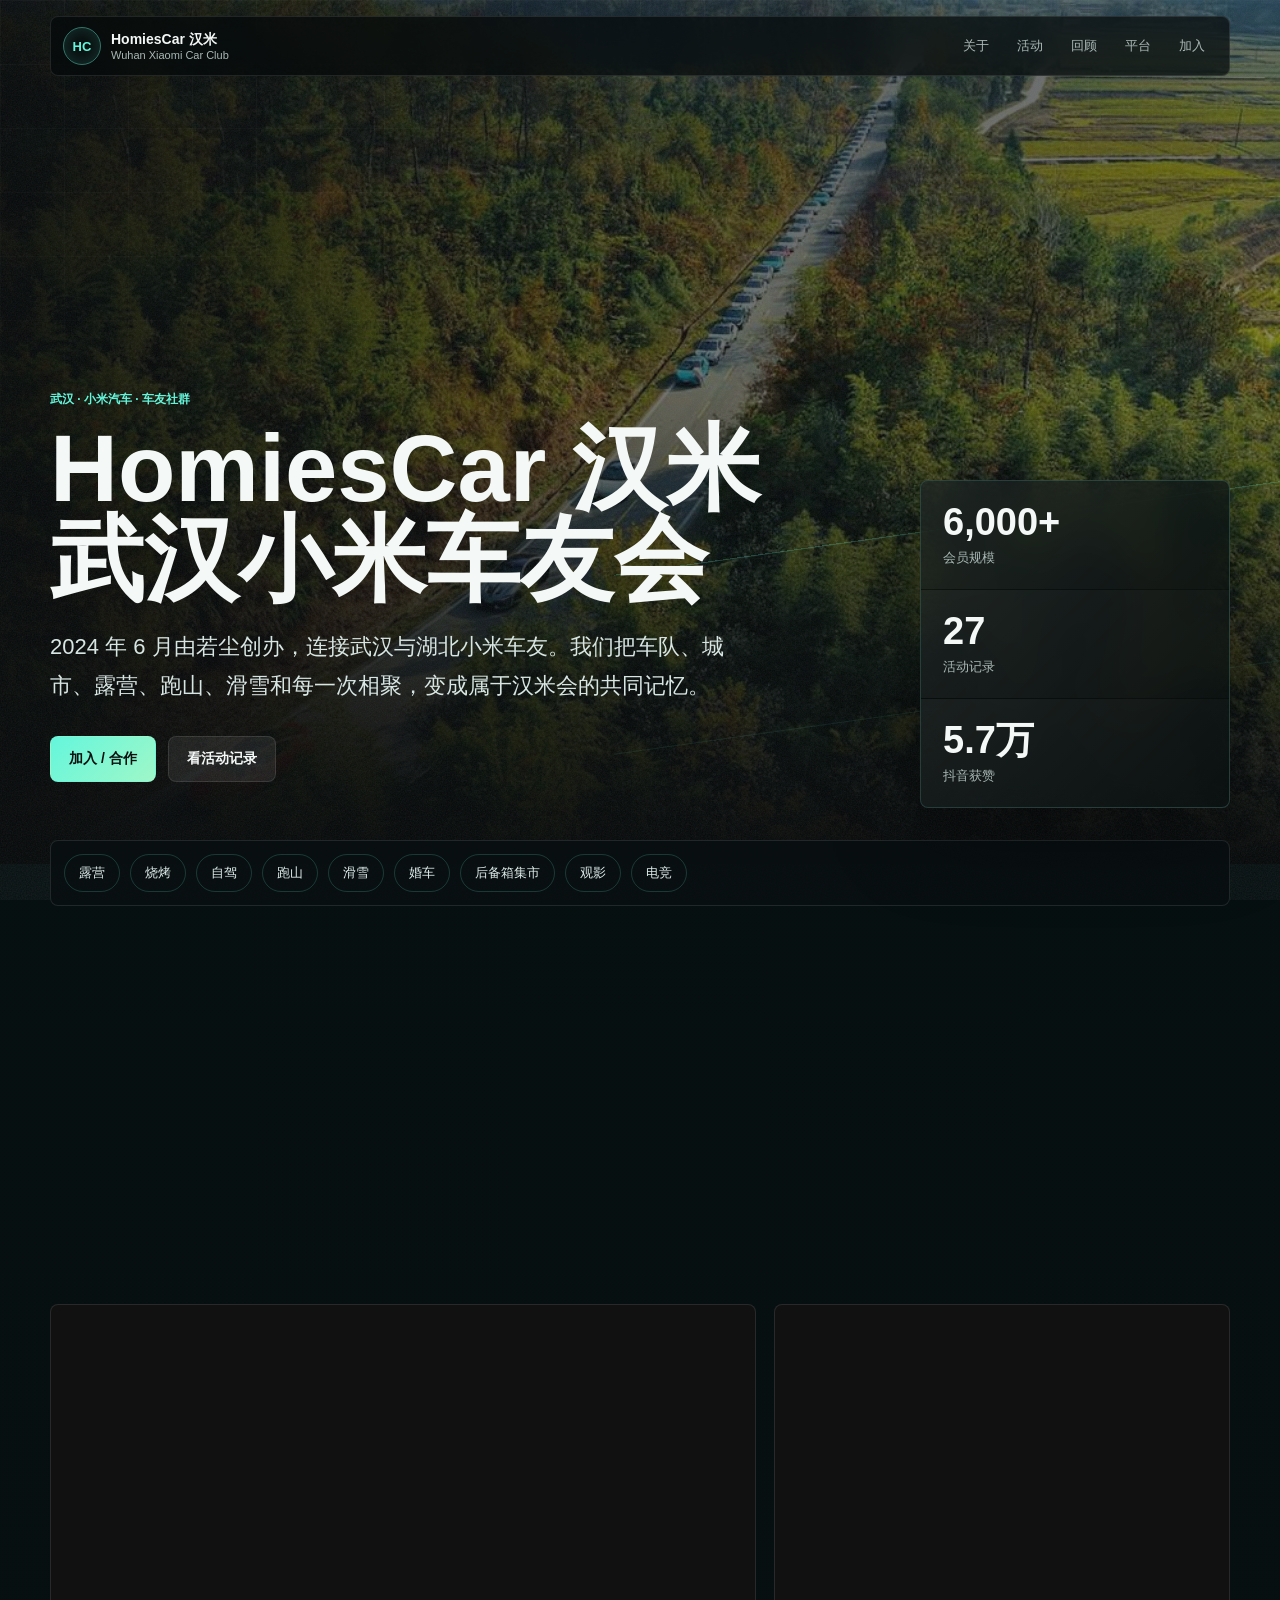
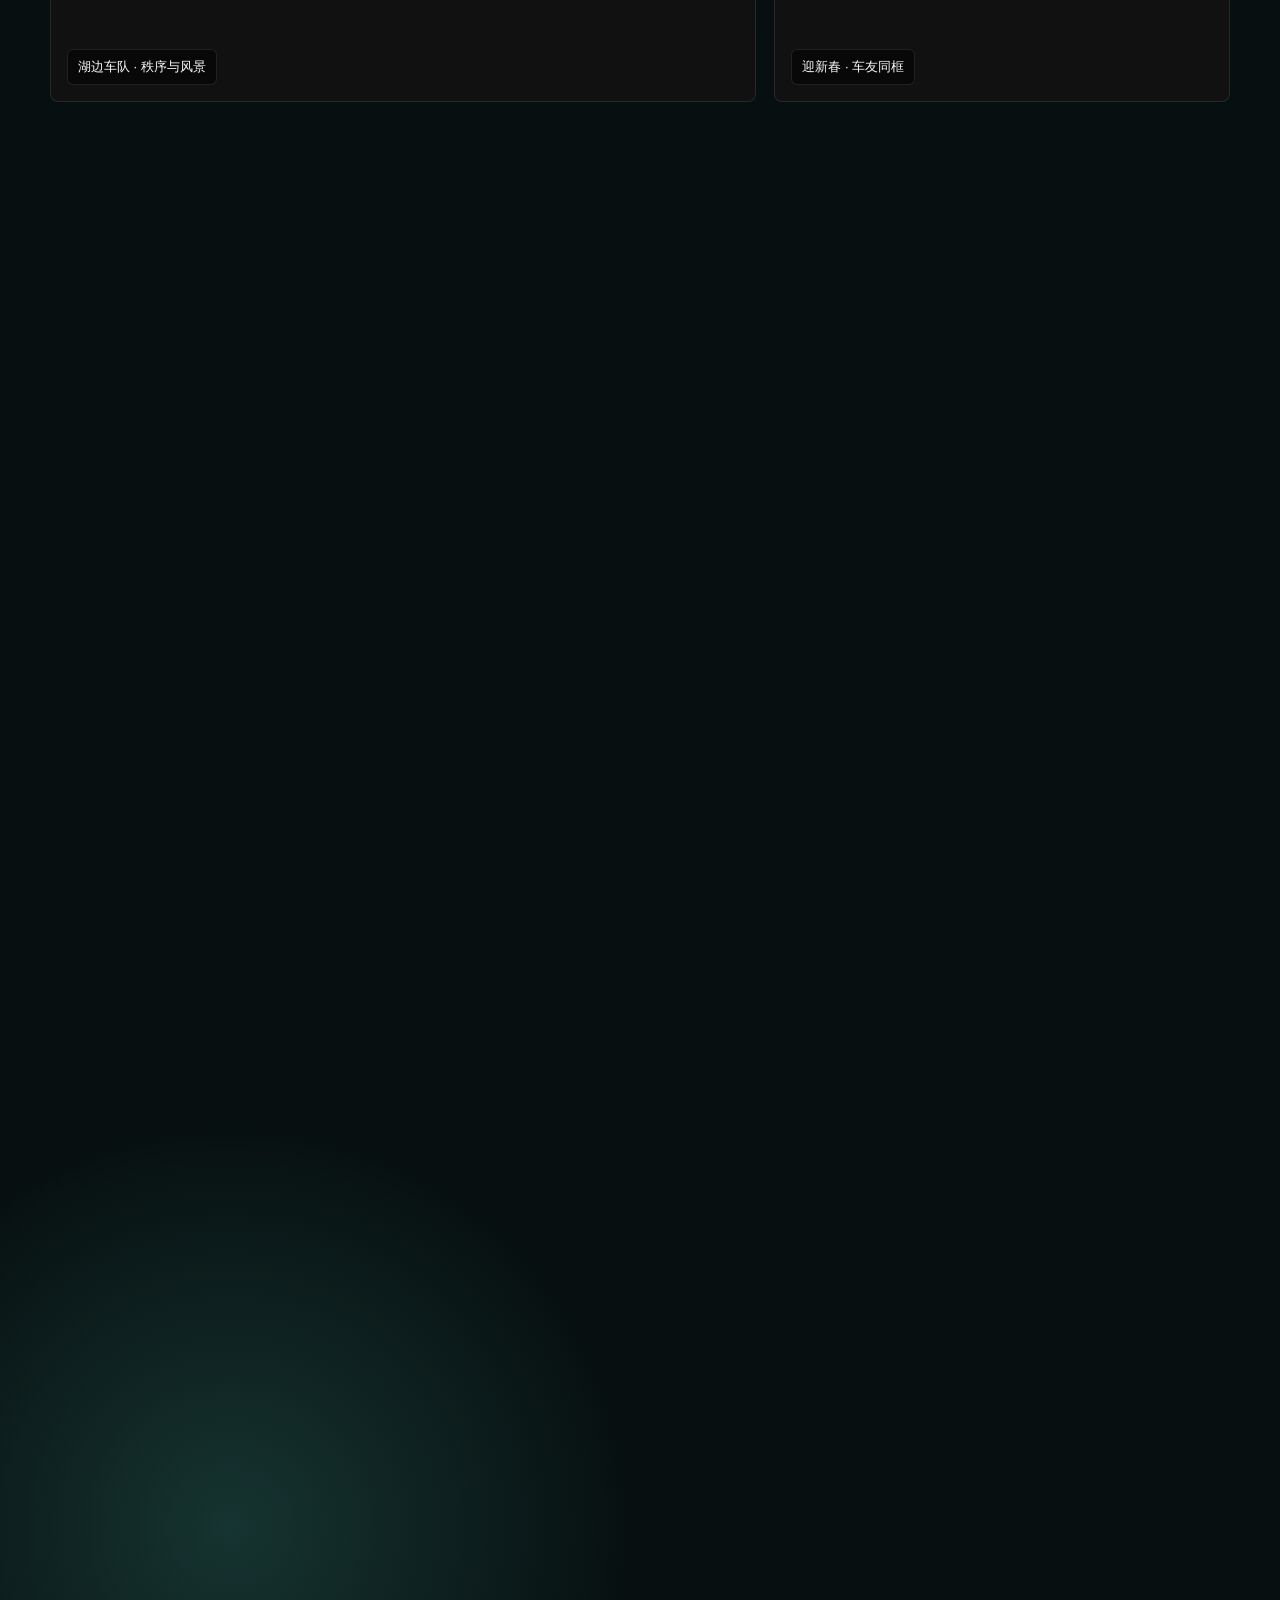
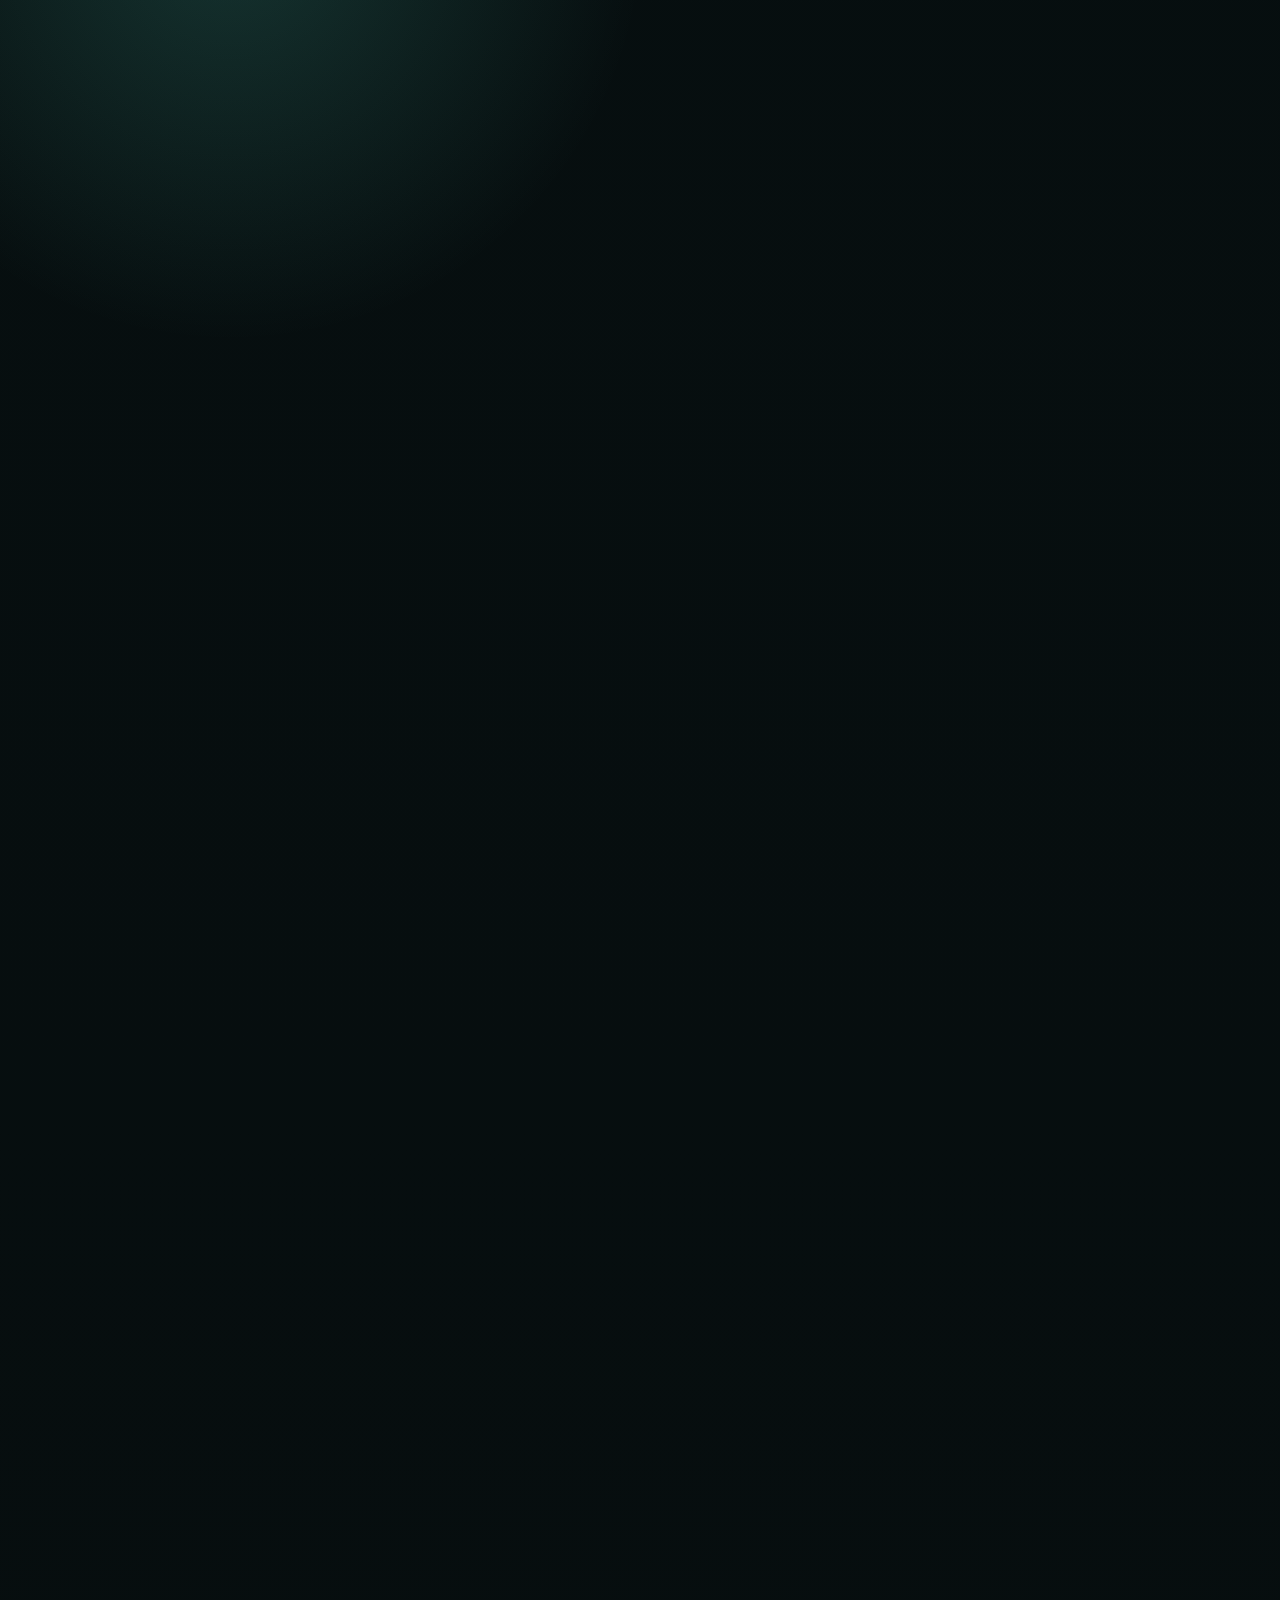
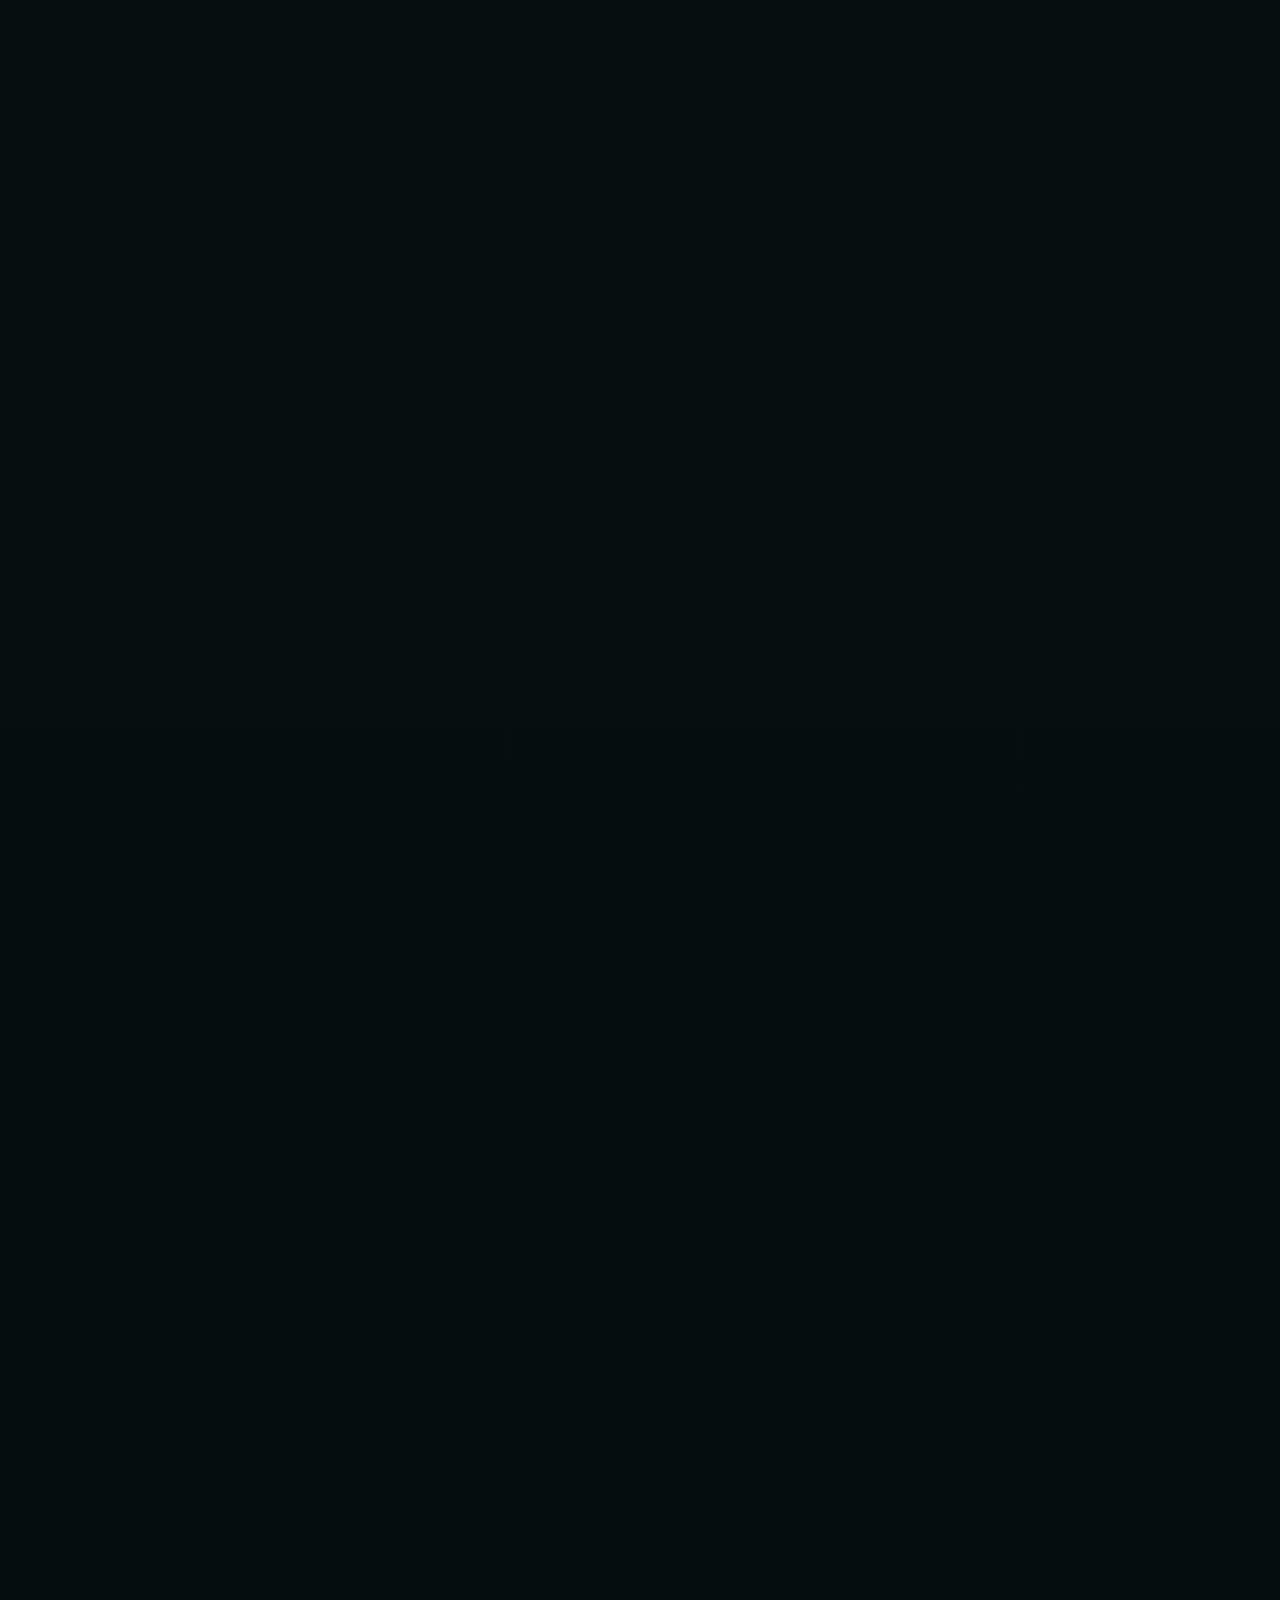
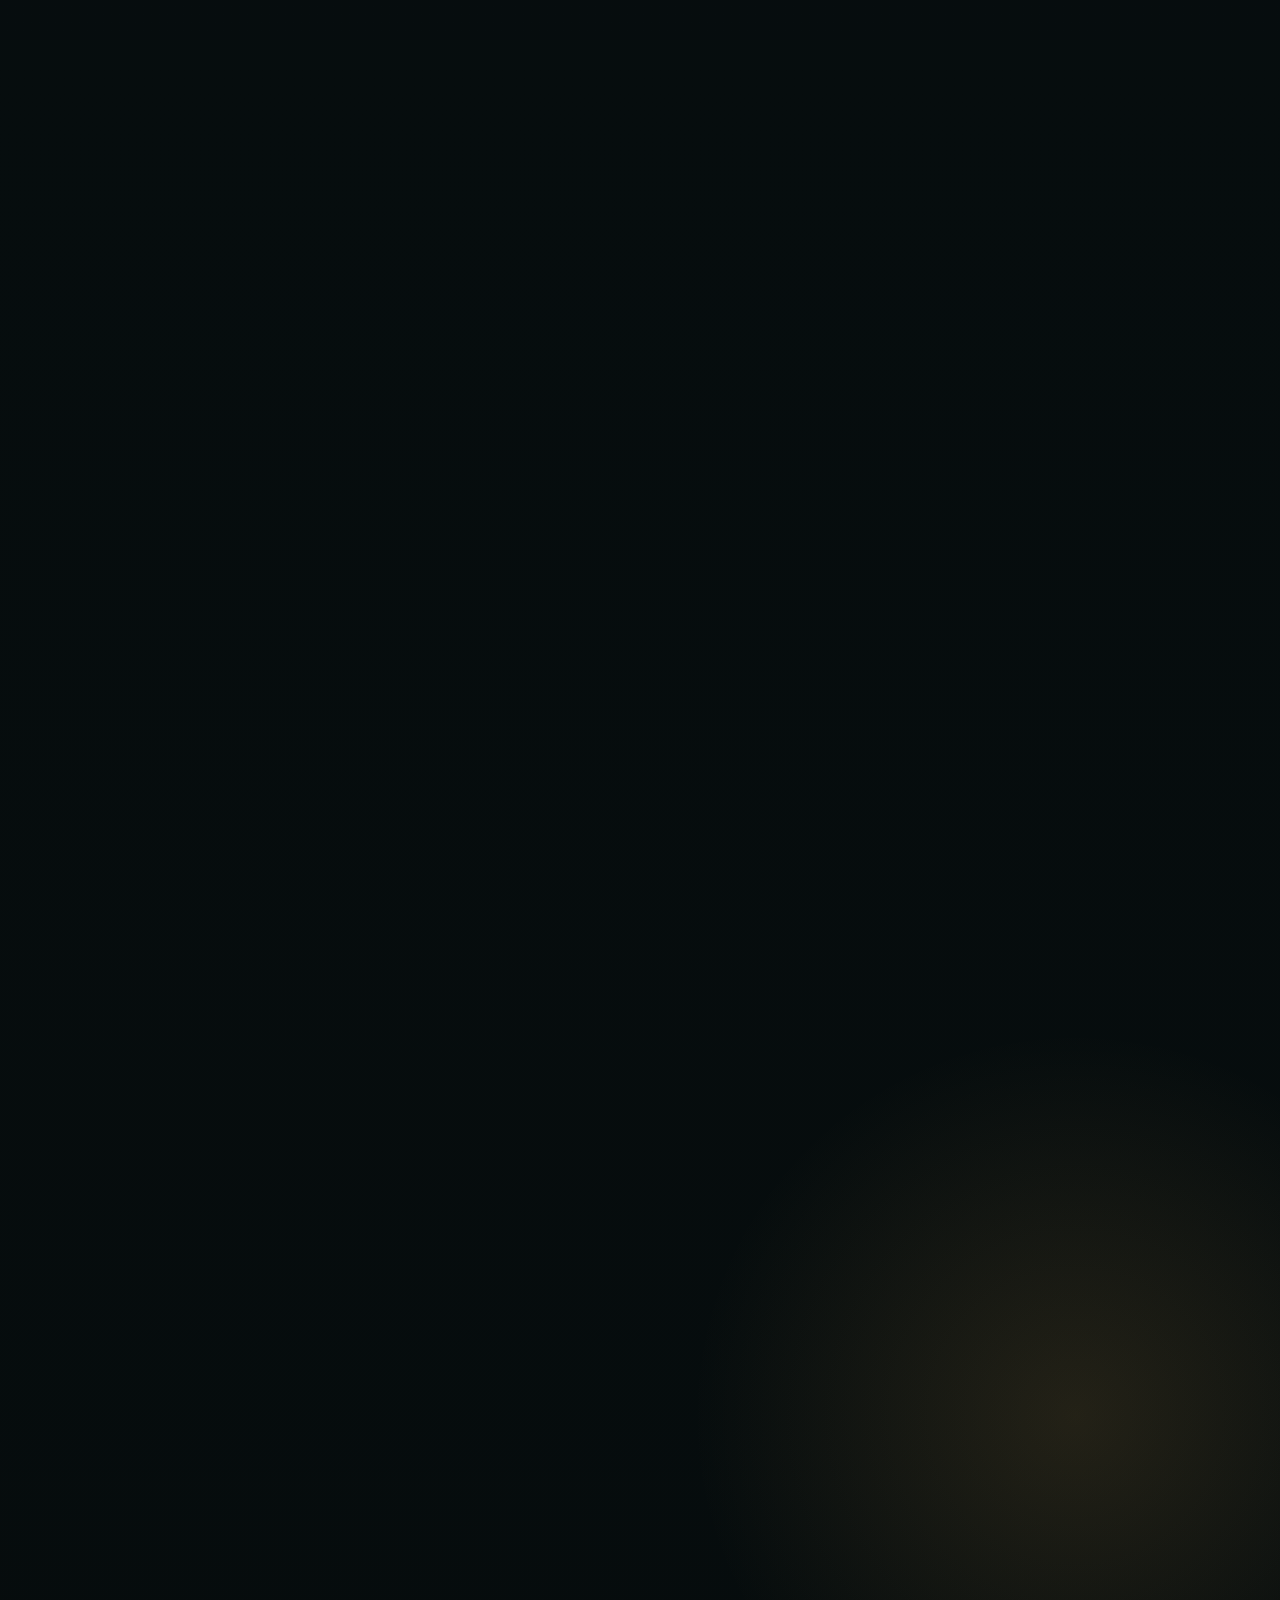
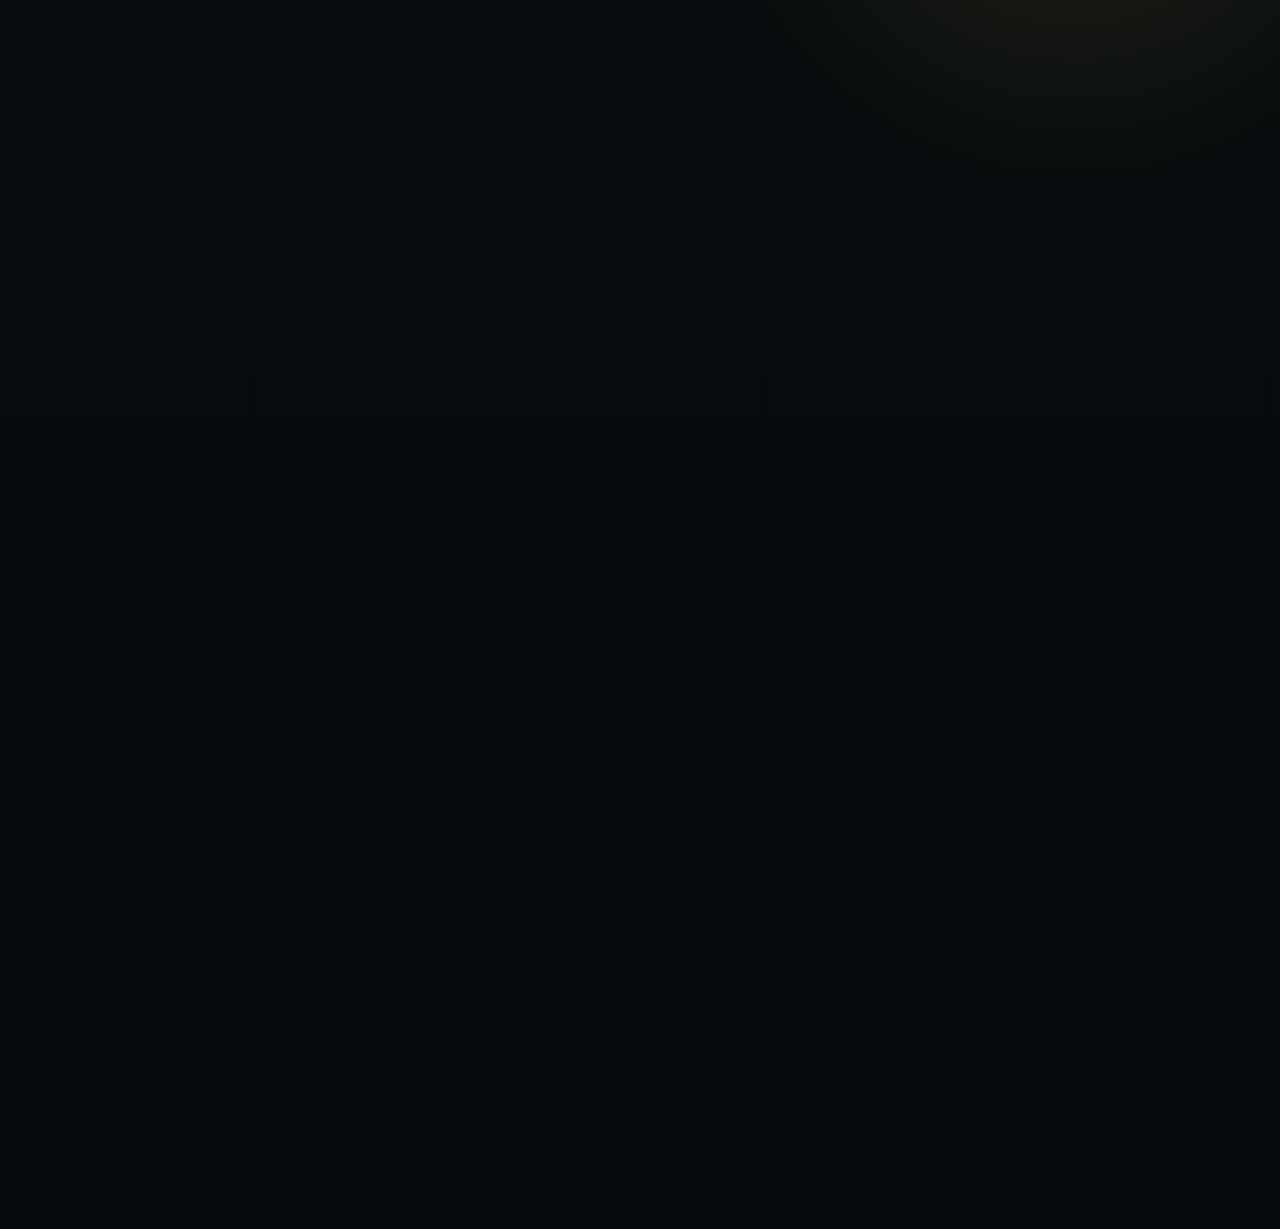
<file: index.html>
<!doctype html>
<html lang="zh-CN">
  <head>
    <meta charset="utf-8" />
    <meta name="viewport" content="width=device-width, initial-scale=1" />
    <title>HomiesCar 汉米 | 武汉小米车友会</title>
    <meta
      name="description"
      content="HomiesCar 汉米，若尘于 2024 年 6 月创办的武汉小米车友会，6000+ 会员，持续组织露营、烧烤、自驾、跑山、滑雪、婚车和车友活动。"
    />
    <link rel="stylesheet" href="styles.css" />
  </head>
  <body>
    <div class="site-shell">
      <header class="topbar" aria-label="主导航">
        <a class="brand" href="#top" aria-label="HomiesCar 汉米首页">
          <span class="brand-mark">HC</span>
          <span>
            <strong>HomiesCar 汉米</strong>
            <small>Wuhan Xiaomi Car Club</small>
          </span>
        </a>
        <nav class="nav-links" aria-label="页面导航">
          <a href="#about">关于</a>
          <a href="#events">活动</a>
          <a href="#recap">回顾</a>
          <a href="#platforms">平台</a>
          <a href="#join">加入</a>
        </nav>
      </header>

      <main id="top">
        <section class="hero" aria-labelledby="hero-title">
          <div class="hero-media" aria-hidden="true">
            <img src="assets/site/hero-mountain-convoy.jpg" alt="" fetchpriority="high" decoding="async" />
          </div>
          <div class="hero-grid" aria-hidden="true"></div>
          <div class="hero-content reveal">
            <p class="eyebrow">武汉 · 小米汽车 · 车友社群</p>
            <h1 id="hero-title">HomiesCar 汉米武汉小米车友会</h1>
            <p class="hero-copy">
              2024 年 6 月由若尘创办，连接武汉与湖北小米车友。我们把车队、城市、露营、跑山、滑雪和每一次相聚，变成属于汉米会的共同记忆。
            </p>
            <div class="hero-actions" aria-label="主要操作">
              <a class="button primary" href="#join">加入 / 合作</a>
              <a class="button ghost" href="#events">看活动记录</a>
            </div>
          </div>
          <aside class="hero-panel reveal" aria-label="汉米会关键数据">
            <div>
              <span class="stat-number" data-count="6000">6000+</span>
              <span class="stat-label">会员规模</span>
            </div>
            <div>
              <span class="stat-number" data-count="27">27</span>
              <span class="stat-label">活动记录</span>
            </div>
            <div>
              <span class="stat-number">5.7万</span>
              <span class="stat-label">抖音获赞</span>
            </div>
          </aside>
        </section>

        <section class="ticker" aria-label="社群关键词">
          <span>露营</span>
          <span>烧烤</span>
          <span>自驾</span>
          <span>跑山</span>
          <span>滑雪</span>
          <span>婚车</span>
          <span>后备箱集市</span>
          <span>观影</span>
          <span>电竞</span>
        </section>

        <section class="section intro" id="about" aria-labelledby="about-title">
          <div class="section-heading reveal">
            <p class="eyebrow">About HomiesCar</p>
            <h2 id="about-title">一个把小米车友聚成城市能量场的 Club</h2>
          </div>
          <div class="intro-copy reveal">
            <p>
              汉米会不是只在群里聊天的车友会。我们持续把线上热爱带到真实世界：夜色里的车队、湖边的帐篷、山路上的队形、雪场里的合照、年会上的掌声。
            </p>
            <p>
              从二七长江大桥首秀，到武大拍摄、梁子湖彩虹跑道、汉米跨年嘉年华、湖畔露营、冬日跑山和滑雪季，HomiesCar 汉米一直在把武汉小米车友聚到一起。
            </p>
          </div>
        </section>

        <section class="photo-band" aria-label="汉米会活动照片">
          <figure class="feature-photo wide reveal">
            <img src="assets/site/lake-convoy.jpg" alt="湖边整齐排列的小米车队" loading="lazy" decoding="async" />
            <figcaption>湖边车队 · 秩序与风景</figcaption>
          </figure>
          <figure class="feature-photo reveal">
            <img src="assets/site/new-year-group.jpg" alt="汉米会迎新春活动合影" loading="lazy" decoding="async" />
            <figcaption>迎新春 · 车友同框</figcaption>
          </figure>
        </section>

        <section class="section events" id="events" aria-labelledby="events-title">
          <div class="section-heading reveal">
            <p class="eyebrow">Selected Events</p>
            <h2 id="events-title">从第一场首秀，到持续更新的 27 条活动记录</h2>
          </div>
          <div class="event-layout">
            <div class="event-list reveal">
              <article>
                <time>2024.05.19</time>
                <h3>二七长江大桥首秀</h3>
                <p>梦开始的地方，汉米会车队第一次被城市看见。</p>
              </article>
              <article>
                <time>2024.12.21</time>
                <h3>HomiesCar 汉米跨年嘉年华</h3>
                <p>把年度相聚做成仪式，车友、伙伴和品牌一起到场。</p>
              </article>
              <article>
                <time>2025.05.24</time>
                <h3>汉米周年庆 · 湖畔露营</h3>
                <p>湖边、星空、车队和朋友，是汉米会最松弛的打开方式。</p>
              </article>
              <article>
                <time>2025.11.15</time>
                <h3>SU 度 YU 激情 · 汉米冬日跑山</h3>
                <p>在山路上保持队形，也保持热爱。</p>
              </article>
              <article>
                <time>2025.12.13</time>
                <h3>武汉小米车友冬季滑雪季</h3>
                <p>从方向盘到雪杖，社群的快乐半径继续扩大。</p>
              </article>
            </div>
            <div class="event-collage reveal" aria-label="活动照片组合">
              <img class="collage-main" src="assets/site/road-trip-line.jpg" alt="汉米会车队行驶在山路上" loading="lazy" decoding="async" />
              <img class="collage-small top" src="assets/site/ski-club.jpg" alt="汉米会车友滑雪合影" loading="lazy" decoding="async" />
              <img class="collage-small bottom" src="assets/site/yellow-su7-field.jpg" alt="黄色小米 SU7 停在田野旁" loading="lazy" decoding="async" />
            </div>
          </div>
        </section>

        <section class="section recap" id="recap" aria-labelledby="recap-title">
          <div class="section-heading reveal">
            <p class="eyebrow">Activity Recap</p>
            <h2 id="recap-title">27 条活动记录，把汉米会的两年跑成一条时间线</h2>
          </div>
          <div class="recap-intro reveal">
            <p>
              从二七长江大桥首秀到冬季滑雪季，汉米会的活动不是零散聚会，而是一条持续更新的社群轨迹。这里按年份和活动类型整理，方便车友、合作方和新朋友快速了解汉米会做过什么。
            </p>
          </div>
          <div class="recap-filters reveal" aria-label="活动回顾筛选">
            <button class="filter-button is-active" type="button" data-filter="all">全部</button>
            <button class="filter-button" type="button" data-filter="2024">2024</button>
            <button class="filter-button" type="button" data-filter="2025">2025</button>
            <button class="filter-button" type="button" data-filter="drive">跑山自驾</button>
            <button class="filter-button" type="button" data-filter="outdoor">露营户外</button>
            <button class="filter-button" type="button" data-filter="city">城市影像</button>
            <button class="filter-button" type="button" data-filter="community">聚会共创</button>
          </div>
          <div class="activity-wall reveal" aria-live="polite">
            <article class="recap-card" data-year="2024" data-type="city">
              <time>2024.05.19</time>
              <h3>二七长江大桥首秀</h3>
              <p>梦开始的地方，车队第一次以城市地标为背景被看见。</p>
              <div><span>城市影像</span><span>影像回顾</span></div>
            </article>
            <article class="recap-card" data-year="2024" data-type="outdoor city">
              <time>2024.06.08</time>
              <h3>武大拍摄 & 露营活动</h3>
              <p>从校园拍摄到露营相聚，早期汉米会把镜头和生活放在一起。</p>
              <div><span>露营户外</span><span>已归档</span></div>
            </article>
            <article class="recap-card" data-year="2024" data-type="city drive">
              <time>2024.06.23</time>
              <h3>梁子湖彩虹跑道拍摄</h3>
              <p>用车队、道路和色彩打开汉米会的视觉记忆。</p>
              <div><span>城市影像</span><span>影像回顾</span></div>
            </article>
            <article class="recap-card" data-year="2024" data-type="community">
              <time>2024.07.13</time>
              <h3>汉米第一届王者争霸赛</h3>
              <p>车友关系从方向盘延伸到游戏局，社群开始拥有更多玩法。</p>
              <div><span>聚会共创</span><span>影像回顾</span></div>
            </article>
            <article class="recap-card" data-year="2024" data-type="community">
              <time>2024.07.19</time>
              <h3>雷军年度演讲</h3>
              <p>围绕小米品牌的重要节点，车友会共同关注并参与讨论。</p>
              <div><span>聚会共创</span><span>影像回顾</span></div>
            </article>
            <article class="recap-card" data-year="2024" data-type="community">
              <time>2024.07.19</time>
              <h3>雷军年度演讲·武汉分会场</h3>
              <p>把线上发布会变成武汉车友的线下观礼现场。</p>
              <div><span>聚会共创</span><span>影像回顾</span></div>
            </article>
            <article class="recap-card" data-year="2024" data-type="community">
              <time>2024.07.26</time>
              <h3>小米精英私享会</h3>
              <p>车友会与品牌内容、圈层交流进一步靠近。</p>
              <div><span>聚会共创</span><span>影像回顾</span></div>
            </article>
            <article class="recap-card" data-year="2024" data-type="city">
              <time>2024.08.14</time>
              <h3>宜家变装拍摄</h3>
              <p>把车友会拍摄做成轻松、有梗、有传播感的内容现场。</p>
              <div><span>城市影像</span><span>影像回顾</span></div>
            </article>
            <article class="recap-card" data-year="2024" data-type="city">
              <time>2024.08.20</time>
              <h3>黄鹤楼拍摄</h3>
              <p>武汉地标与小米车队同框，形成汉米会的城市名片。</p>
              <div><span>城市影像</span><span>影像回顾</span></div>
            </article>
            <article class="recap-card" data-year="2024" data-type="community">
              <time>2024.09.01</time>
              <h3>开新派对</h3>
              <p>新朋友、新车主、新关系，在派对里完成第一次连接。</p>
              <div><span>聚会共创</span><span>已归档</span></div>
            </article>
            <article class="recap-card" data-year="2024" data-type="outdoor drive">
              <time>2024.09.21</time>
              <h3>仙居顶露营日出</h3>
              <p>把夜路、帐篷和日出变成车友之间共同经历的清晨。</p>
              <div><span>露营户外</span><span>影像回顾</span></div>
            </article>
            <article class="recap-card" data-year="2024" data-type="community">
              <time>2024.10.03</time>
              <h3>国庆婚车</h3>
              <p>车友会从活动组织延伸到车主生活服务。</p>
              <div><span>聚会共创</span><span>影像回顾</span></div>
            </article>
            <article class="recap-card" data-year="2024" data-type="community">
              <time>2024.10.03</time>
              <h3>新起点分会场活动</h3>
              <p>多场景活动协同，让汉米会的组织能力继续被验证。</p>
              <div><span>聚会共创</span><span>影像回顾</span></div>
            </article>
            <article class="recap-card highlight" data-year="2024" data-type="community city">
              <time>2024.12.21</time>
              <h3>HomiesCar 汉米跨年嘉年华</h3>
              <p>年度级相聚，车友、伙伴和品牌一起把汉米会做成舞台。</p>
              <div><span>年度活动</span><span>已归档</span></div>
            </article>
            <article class="recap-card" data-year="2025" data-type="city">
              <time>2025.01.03</time>
              <h3>不无聊拍摄</h3>
              <p>以内容创作延续车友会的新年开场。</p>
              <div><span>城市影像</span><span>影像回顾</span></div>
            </article>
            <article class="recap-card" data-year="2025" data-type="community drive">
              <time>2025.01.22</time>
              <h3>小米的朋友们 欢聚小年夜</h3>
              <p>小年前夜的车队相聚，把节日感带进车友会。</p>
              <div><span>聚会共创</span><span>已归档</span></div>
            </article>
            <article class="recap-card" data-year="2025" data-type="drive">
              <time>2025.03.23</time>
              <h3>汉米春日天台山跑山</h3>
              <p>春天的山路、队形和速度，是汉米会最鲜明的驾驶记忆。</p>
              <div><span>跑山自驾</span><span>已归档</span></div>
            </article>
            <article class="recap-card highlight" data-year="2025" data-type="outdoor community">
              <time>2025.05.24</time>
              <h3>周年庆 · 湖畔露营 · 星空之约</h3>
              <p>湖边、星空、车队和朋友，构成汉米会一周年的重要节点。</p>
              <div><span>露营户外</span><span>已归档</span></div>
            </article>
            <article class="recap-card" data-year="2025" data-type="community">
              <time>2025.06.07</time>
              <h3>2025 高考送考</h3>
              <p>车友会参与城市服务，把车队力量用在更温暖的地方。</p>
              <div><span>聚会共创</span><span>影像回顾</span></div>
            </article>
            <article class="recap-card" data-year="2025" data-type="community">
              <time>2025.07.06</time>
              <h3>亚洲最大市内攀岩</h3>
              <p>从驾驶到运动，汉米会不断扩展车友共同体验的边界。</p>
              <div><span>聚会共创</span><span>影像回顾</span></div>
            </article>
            <article class="recap-card" data-year="2025" data-type="community">
              <time>2025.09.18</time>
              <h3>918 二十城观影</h3>
              <p>以观影为纽带，把车友连接进更大的城市联动。</p>
              <div><span>聚会共创</span><span>影像回顾</span></div>
            </article>
            <article class="recap-card" data-year="2025" data-type="outdoor drive">
              <time>2025.10.07</time>
              <h3>仙居顶云海日出露营</h3>
              <p>车队再次驶向山顶，把云海和日出写进活动回忆。</p>
              <div><span>露营户外</span><span>影像回顾</span></div>
            </article>
            <article class="recap-card" data-year="2025" data-type="outdoor community">
              <time>2025.10.12</time>
              <h3>小米汽车科技露营季武汉站</h3>
              <p>以科技、露营和车友体验为核心，连接品牌活动与本地社群。</p>
              <div><span>露营户外</span><span>已归档</span></div>
            </article>
            <article class="recap-card highlight" data-year="2025" data-type="drive">
              <time>2025.11.15</time>
              <h3>SU 度 YU 激情，汉米冬日跑山</h3>
              <p>冬日山路里的队形和热爱，成为汉米会驾驶活动代表作。</p>
              <div><span>跑山自驾</span><span>影像回顾</span></div>
            </article>
            <article class="recap-card" data-year="2025" data-type="community">
              <time>2025.11.25</time>
              <h3>巴奴 & 汉米品鉴会</h3>
              <p>车友会与品牌餐饮体验结合，扩展社交和合作场景。</p>
              <div><span>聚会共创</span><span>影像回顾</span></div>
            </article>
            <article class="recap-card" data-year="2025" data-type="community">
              <time>2025.11.30</time>
              <h3>开箱奇遇 小米车友后备箱市集</h3>
              <p>车尾箱变成小型市集，车友分享各自生活方式。</p>
              <div><span>聚会共创</span><span>已归档</span></div>
            </article>
            <article class="recap-card highlight" data-year="2025" data-type="community outdoor">
              <time>2025.12.13</time>
              <h3>武汉小米车友冬季滑雪季</h3>
              <p>从方向盘到雪场，社群的快乐半径继续扩大。</p>
              <div><span>露营户外</span><span>已归档</span></div>
            </article>
          </div>
        </section>

        <section class="section scenes" aria-labelledby="scenes-title">
          <div class="section-heading reveal">
            <p class="eyebrow">Club Scenes</p>
            <h2 id="scenes-title">车友会的日常，不止开车</h2>
          </div>
          <div class="scene-grid">
            <article class="scene-card reveal">
              <span>01</span>
              <h3>城市车队</h3>
              <p>武汉地标、夜间车阵、航拍队形，让小米车友的存在感变成城市画面。</p>
            </article>
            <article class="scene-card reveal">
              <span>02</span>
              <h3>户外生活</h3>
              <p>露营、烧烤、湖边聚会，把车从交通工具变成生活方式的入口。</p>
            </article>
            <article class="scene-card reveal">
              <span>03</span>
              <h3>运动社交</h3>
              <p>跑山、攀岩、滑雪、电竞，让车友在不同场景里继续认识彼此。</p>
            </article>
            <article class="scene-card reveal">
              <span>04</span>
              <h3>合作服务</h3>
              <p>婚车、后备箱集市、品牌品鉴与活动共创，为高质量车友社群打开更多可能。</p>
            </article>
          </div>
        </section>

        <section class="section platforms" id="platforms" aria-labelledby="platforms-title">
          <div class="section-heading reveal">
            <p class="eyebrow">Media Matrix</p>
            <h2 id="platforms-title">在抖音、小红书和小米汽车社区记录汉米</h2>
          </div>
          <div class="platform-layout">
            <div class="platform-copy reveal">
              <div class="platform-stat">
                <span>抖音</span>
                <strong>2812 粉丝 · 5.7 万获赞</strong>
                <p>抖音号：6666ZGNB</p>
              </div>
              <div class="platform-stat">
                <span>小红书</span>
                <strong>HomiesCar 汉米武汉小米车友会</strong>
                <p>小红书号：Million798</p>
              </div>
              <div class="platform-stat">
                <span>小米汽车 APP 社区</span>
                <strong>HomiesCar 汉米</strong>
                <p>持续沉淀官方社区内容与车友互动。</p>
              </div>
            </div>
            <div class="phone-stack reveal" aria-label="平台主页截图">
              <figure>
                <img src="assets/platforms/douyin-profile-2026-06-28.jpg" alt="HomiesCar 汉米抖音主页截图" loading="lazy" decoding="async" />
              </figure>
              <figure>
                <img src="assets/platforms/xiaohongshu-profile-2026-06-28.jpg" alt="HomiesCar 汉米小红书主页截图" loading="lazy" decoding="async" />
              </figure>
            </div>
          </div>
        </section>

        <section class="join" id="join" aria-labelledby="join-title">
          <div class="join-inner reveal">
            <p class="eyebrow">Join The Convoy</p>
            <h2 id="join-title">加入汉米会，一起把武汉的小米车友故事开下去</h2>
            <p>
              如果你是小米汽车车主、准车主、内容创作者、品牌伙伴，欢迎通过抖音或小红书私信 HomiesCar 汉米武汉小米车友会。加入请私信，商业合作、举办活动可私。
            </p>
            <div class="join-actions">
              <a class="button primary" href="#platforms">查看平台账号</a>
              <a class="button ghost" href="#top">回到顶部</a>
            </div>
          </div>
        </section>
      </main>

      <footer class="footer">
        <p>HomiesCar 汉米 · 武汉小米车友会</p>
        <p>Founded by 若尘 · Since 2024.06</p>
      </footer>
    </div>
    <script src="gallery-data.js"></script>
    <script src="script.js"></script>
  </body>
</html>
</file>
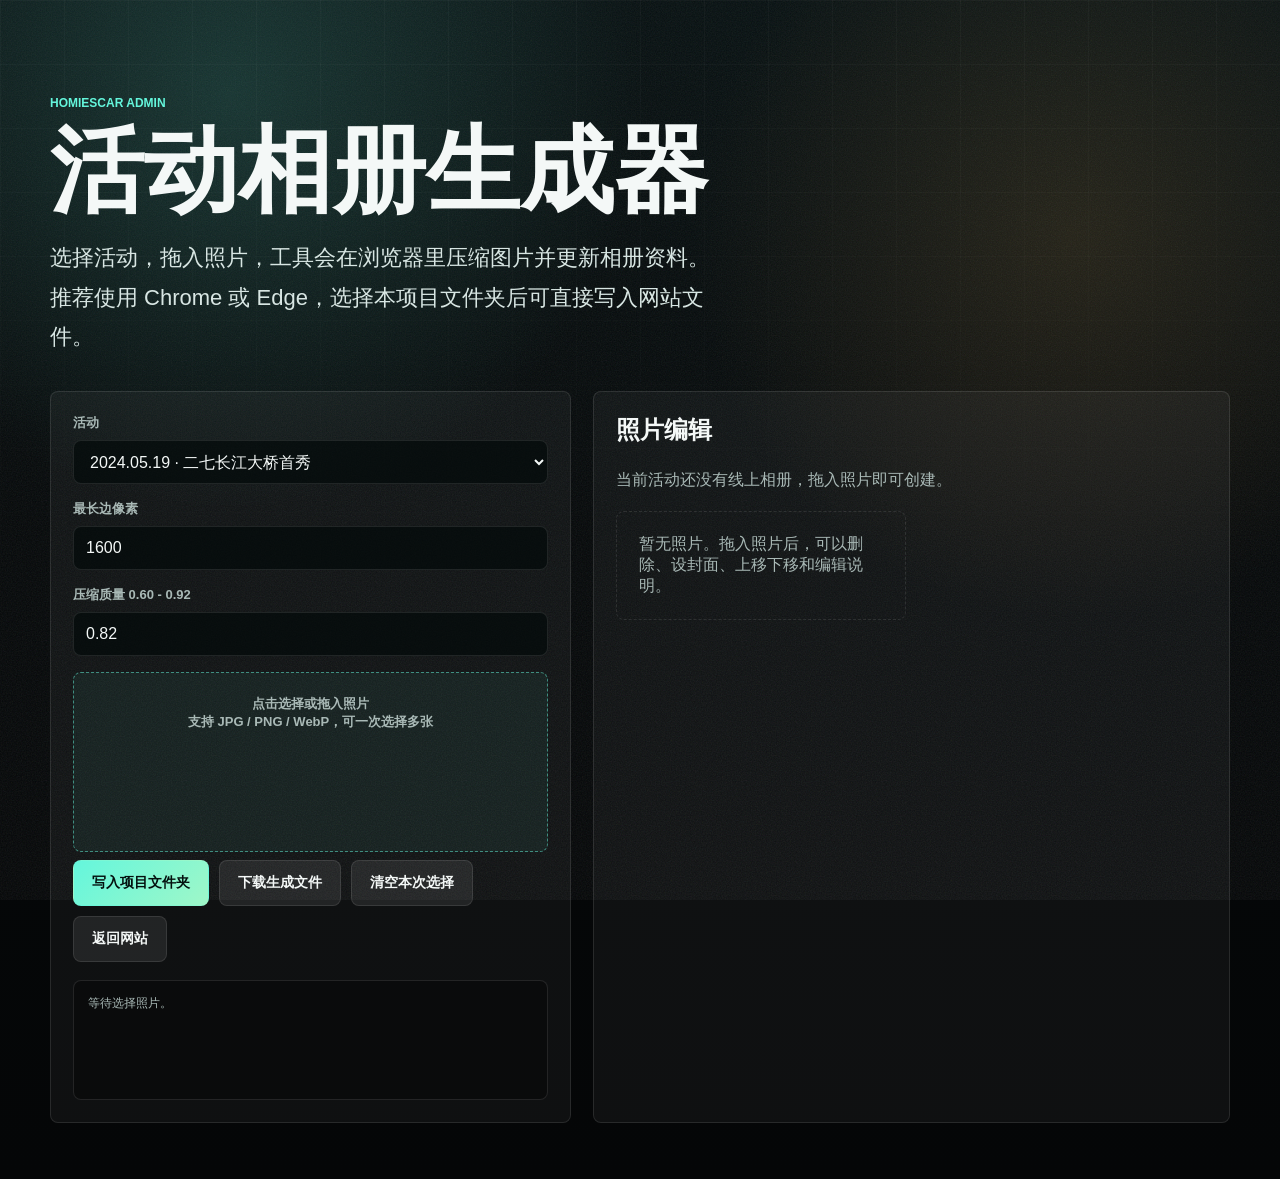
<file: admin.html>
<!doctype html>
<html lang="zh-CN">
  <head>
    <meta charset="utf-8" />
    <meta name="viewport" content="width=device-width, initial-scale=1" />
    <title>HomiesCar 相册管理员</title>
    <link rel="stylesheet" href="styles.css" />
    <style>
      .admin-page {
        min-height: 100vh;
        padding: 96px max(20px, calc((100vw - var(--max)) / 2)) 56px;
      }

      .admin-layout {
        display: grid;
        grid-template-columns: 0.9fr 1.1fr;
        gap: 22px;
        margin-top: 34px;
      }

      .admin-panel {
        padding: 22px;
        border: 1px solid var(--line-soft);
        border-radius: var(--radius);
        background: rgba(255, 255, 255, 0.045);
      }

      .admin-panel label {
        display: block;
        margin-bottom: 8px;
        color: var(--muted);
        font-size: 13px;
        font-weight: 700;
      }

      .admin-panel select,
      .admin-panel input[type="number"] {
        width: 100%;
        min-height: 44px;
        margin-bottom: 16px;
        padding: 0 12px;
        border: 1px solid var(--line-soft);
        border-radius: var(--radius);
        color: var(--text);
        background: rgba(4, 10, 11, 0.72);
        font: inherit;
      }

      .dropzone {
        display: grid;
        min-height: 180px;
        margin-bottom: 18px;
        padding: 22px;
        place-items: center;
        border: 1px dashed rgba(100, 246, 220, 0.5);
        border-radius: var(--radius);
        color: #d2dfdd;
        background: rgba(100, 246, 220, 0.06);
        text-align: center;
        cursor: pointer;
      }

      .admin-actions {
        display: flex;
        flex-wrap: wrap;
        gap: 10px;
      }

      .admin-log {
        min-height: 120px;
        margin-top: 18px;
        padding: 14px;
        overflow: auto;
        border: 1px solid var(--line-soft);
        border-radius: var(--radius);
        color: var(--muted);
        background: rgba(0, 0, 0, 0.28);
        font-family: Consolas, "Microsoft YaHei UI", monospace;
        font-size: 12px;
        line-height: 1.6;
        white-space: pre-wrap;
      }

      .admin-preview {
        display: grid;
        grid-template-columns: repeat(2, 1fr);
        gap: 12px;
      }

      .admin-preview figure {
        position: relative;
        margin: 0;
        overflow: hidden;
        border: 1px solid var(--line-soft);
        border-radius: var(--radius);
        background: rgba(255, 255, 255, 0.04);
      }

      .admin-preview figure.is-cover {
        border-color: rgba(100, 246, 220, 0.8);
        box-shadow: 0 0 0 1px rgba(100, 246, 220, 0.28);
      }

      .admin-preview figure.is-cover::before {
        position: absolute;
        top: 10px;
        left: 10px;
        z-index: 2;
        padding: 5px 8px;
        border-radius: 999px;
        color: #06110f;
        content: "封面";
        background: linear-gradient(135deg, var(--cyan), var(--mint));
        font-size: 12px;
        font-weight: 900;
      }

      .admin-preview img {
        width: 100%;
        height: 160px;
        object-fit: cover;
      }

      .admin-preview figcaption {
        display: grid;
        gap: 8px;
        padding: 10px;
        color: var(--muted);
        font-size: 12px;
      }

      .photo-meta {
        line-height: 1.5;
      }

      .caption-input {
        width: 100%;
        min-height: 38px;
        padding: 0 10px;
        border: 1px solid var(--line-soft);
        border-radius: 6px;
        color: var(--text);
        background: rgba(0, 0, 0, 0.28);
        font: inherit;
        font-size: 12px;
      }

      .photo-tools {
        display: flex;
        flex-wrap: wrap;
        gap: 6px;
      }

      .photo-tools button {
        min-height: 30px;
        padding: 0 8px;
        border: 1px solid var(--line-soft);
        border-radius: 6px;
        color: var(--text);
        background: rgba(255, 255, 255, 0.07);
        cursor: pointer;
        font: inherit;
        font-size: 12px;
      }

      .photo-tools button[data-action="delete"] {
        color: #ffd9d6;
        border-color: rgba(255, 91, 79, 0.34);
        background: rgba(255, 91, 79, 0.12);
      }

      .existing-note {
        margin: 8px 0 18px;
        color: var(--muted);
        line-height: 1.7;
      }

      .empty-preview {
        margin: 0;
        padding: 22px;
        border: 1px dashed var(--line-soft);
        border-radius: var(--radius);
        color: var(--muted);
      }

      @media (max-width: 920px) {
        .admin-layout {
          grid-template-columns: 1fr;
        }

        .admin-preview {
          grid-template-columns: repeat(2, 1fr);
        }
      }
    </style>
  </head>
  <body>
    <main class="admin-page">
      <p class="eyebrow">HomiesCar Admin</p>
      <h1>活动相册生成器</h1>
      <p class="hero-copy">
        选择活动，拖入照片，工具会在浏览器里压缩图片并更新相册资料。推荐使用 Chrome 或 Edge，选择本项目文件夹后可直接写入网站文件。
      </p>

      <div class="admin-layout">
        <section class="admin-panel" aria-label="相册上传设置">
          <label for="event-select">活动</label>
          <select id="event-select"></select>

          <label for="max-size">最长边像素</label>
          <input id="max-size" type="number" min="960" max="2560" step="80" value="1600" />

          <label for="quality">压缩质量 0.60 - 0.92</label>
          <input id="quality" type="number" min="0.6" max="0.92" step="0.02" value="0.82" />

          <label class="dropzone" for="photo-input">
            <span>点击选择或拖入照片<br />支持 JPG / PNG / WebP，可一次选择多张</span>
          </label>
          <input id="photo-input" type="file" accept="image/*" multiple hidden />

          <div class="admin-actions">
            <button class="button primary" id="write-project" type="button">写入项目文件夹</button>
            <button class="button ghost" id="download-files" type="button">下载生成文件</button>
            <button class="button ghost" id="clear-queue" type="button">清空本次选择</button>
            <a class="button ghost" href="index.html#recap">返回网站</a>
          </div>

          <div class="admin-log" id="admin-log">等待选择照片。</div>
        </section>

        <section class="admin-panel" aria-label="照片预览">
          <h2>照片编辑</h2>
          <p class="existing-note" id="existing-note">选择活动后，可管理已有相册和本次上传照片。</p>
          <div class="admin-preview" id="admin-preview"></div>
        </section>
      </div>
    </main>

    <script src="gallery-data.js"></script>
    <script>
      const store = window.HOMIESCAR_GALLERIES || { events: [], galleries: {} };
      const eventSelect = document.querySelector("#event-select");
      const input = document.querySelector("#photo-input");
      const dropzone = document.querySelector(".dropzone");
      const preview = document.querySelector("#admin-preview");
      const existingNote = document.querySelector("#existing-note");
      const logEl = document.querySelector("#admin-log");
      const maxSizeInput = document.querySelector("#max-size");
      const qualityInput = document.querySelector("#quality");
      let selectedItems = [];

      const log = (message) => {
        logEl.textContent = `${new Date().toLocaleTimeString("zh-CN")} ${message}\n${logEl.textContent}`;
      };

      store.events.forEach((event) => {
        const option = document.createElement("option");
        option.value = event.id;
        option.textContent = `${event.date} · ${event.title}`;
        eventSelect.appendChild(option);
      });

      const getSelectedEvent = () => store.events.find((event) => event.id === eventSelect.value);

      const createPreviewUrl = (file) =>
        new Promise((resolve) => {
          const image = new Image();
          const source = URL.createObjectURL(file);
          image.onload = () => {
            const maxPreviewSize = 420;
            const scale = Math.min(1, maxPreviewSize / Math.max(image.width, image.height));
            const canvas = document.createElement("canvas");
            canvas.width = Math.round(image.width * scale);
            canvas.height = Math.round(image.height * scale);
            const ctx = canvas.getContext("2d");
            ctx.drawImage(image, 0, 0, canvas.width, canvas.height);
            canvas.toBlob(
              (blob) => {
                if (blob) {
                  URL.revokeObjectURL(source);
                  resolve(URL.createObjectURL(blob));
                } else {
                  resolve(source);
                }
              },
              "image/jpeg",
              0.72
            );
          };
          image.onerror = () => resolve(source);
          image.src = source;
        });

      const createLocalItem = (file, previewSrc) => ({
        id: crypto.randomUUID ? crypto.randomUUID() : `${Date.now()}-${Math.random()}`,
        type: "local",
        file,
        src: previewSrc,
        caption: ""
      });

      const loadExistingGallery = () => {
        const event = getSelectedEvent();
        const gallery = event ? store.galleries[event.id] || [] : [];
        selectedItems = gallery.map((photo, index) => ({
          id: `${event.id}-existing-${index}`,
          type: "existing",
          file: null,
          src: photo.src,
          caption: photo.alt || ""
        }));
        existingNote.textContent = gallery.length
          ? `当前活动已有 ${gallery.length} 张线上照片，可删除、改说明、调整顺序后重新写入相册资料。`
          : "当前活动还没有线上相册，拖入照片即可创建。";
        renderPreview();
      };

      const renderPreview = () => {
        preview.innerHTML = "";
        if (!selectedItems.length) {
          preview.innerHTML = `<p class="empty-preview">暂无照片。拖入照片后，可以删除、设封面、上移下移和编辑说明。</p>`;
          return;
        }

        selectedItems.forEach((item, index) => {
          const figure = document.createElement("figure");
          figure.className = index === 0 ? "is-cover" : "";
          figure.dataset.id = item.id;
          const img = document.createElement("img");
          img.src = item.src;
          img.loading = "lazy";
          img.decoding = "async";
          const caption = document.createElement("figcaption");
          const meta = item.type === "local"
            ? `${item.file.name} · ${(item.file.size / 1024 / 1024).toFixed(1)} MB`
            : "线上照片 · 重新写入资料后生效";
          caption.innerHTML = `
            <div class="photo-meta">${index + 1}. ${meta}</div>
            <input class="caption-input" data-action="caption" value="${item.caption.replace(/"/g, "&quot;")}" placeholder="照片说明，例如：车队合影" />
            <div class="photo-tools">
              <button type="button" data-action="cover">设为封面</button>
              <button type="button" data-action="up">上移</button>
              <button type="button" data-action="down">下移</button>
              <button type="button" data-action="delete">删除</button>
            </div>
          `;
          figure.append(img, caption);
          preview.appendChild(figure);
        });
      };

      const collectFiles = async (files) => {
        const imageFiles = Array.from(files).filter((file) => file.type.startsWith("image/"));
        const incoming = [];
        for (const file of imageFiles) {
          incoming.push(createLocalItem(file, await createPreviewUrl(file)));
        }
        selectedItems = [...selectedItems, ...incoming];
        renderPreview();
        log(`已加入 ${incoming.length} 张照片，当前队列 ${selectedItems.length} 张。`);
      };

      const findItemIndex = (target) => {
        const figure = target.closest("figure");
        return selectedItems.findIndex((item) => item.id === figure?.dataset.id);
      };

      preview.addEventListener("click", (event) => {
        const action = event.target.dataset.action;
        if (!action || action === "caption") return;
        const index = findItemIndex(event.target);
        if (index < 0) return;

        if (action === "delete") {
          selectedItems.splice(index, 1);
          log(`已删除第 ${index + 1} 张照片。`);
        }
        if (action === "cover") {
          selectedItems.unshift(selectedItems.splice(index, 1)[0]);
          log("已设为封面。");
        }
        if (action === "up" && index > 0) {
          [selectedItems[index - 1], selectedItems[index]] = [selectedItems[index], selectedItems[index - 1]];
        }
        if (action === "down" && index < selectedItems.length - 1) {
          [selectedItems[index + 1], selectedItems[index]] = [selectedItems[index], selectedItems[index + 1]];
        }
        renderPreview();
      });

      preview.addEventListener("input", (event) => {
        if (event.target.dataset.action !== "caption") return;
        const index = findItemIndex(event.target);
        if (index >= 0) selectedItems[index].caption = event.target.value;
      });

      eventSelect.addEventListener("change", loadExistingGallery);

      document.querySelector("#clear-queue").addEventListener("click", () => {
        selectedItems = [];
        renderPreview();
        log("已清空当前编辑队列。");
      });

      input.addEventListener("change", () => collectFiles(input.files));
      dropzone.addEventListener("dragover", (event) => {
        event.preventDefault();
        dropzone.classList.add("is-active");
      });
      dropzone.addEventListener("dragleave", () => dropzone.classList.remove("is-active"));
      dropzone.addEventListener("drop", (event) => {
        event.preventDefault();
        dropzone.classList.remove("is-active");
        collectFiles(event.dataTransfer.files);
      });

      const compressImage = (file, maxSize, quality) =>
        new Promise((resolve, reject) => {
          const image = new Image();
          image.onload = () => {
            const scale = Math.min(1, maxSize / Math.max(image.width, image.height));
            const canvas = document.createElement("canvas");
            canvas.width = Math.round(image.width * scale);
            canvas.height = Math.round(image.height * scale);
            const ctx = canvas.getContext("2d");
            ctx.drawImage(image, 0, 0, canvas.width, canvas.height);
            canvas.toBlob(
              (blob) => {
                if (!blob) reject(new Error("图片压缩失败"));
                resolve(blob);
              },
              "image/jpeg",
              quality
            );
          };
          image.onerror = () => reject(new Error(`${file.name} 读取失败`));
          image.src = URL.createObjectURL(file);
        });

      const buildPackage = async () => {
        const event = getSelectedEvent();
        if (!event) throw new Error("请选择活动");
        if (!selectedItems.length) throw new Error("请先添加或保留至少一张照片");

        const maxSize = Number(maxSizeInput.value);
        const quality = Number(qualityInput.value);
        const photos = [];
        const files = [];

        for (let index = 0; index < selectedItems.length; index += 1) {
          const item = selectedItems[index];
          const alt = item.caption.trim() || `${event.title} 活动照片 ${index + 1}`;
          if (item.type === "existing") {
            photos.push({ src: item.src, alt });
            continue;
          }
          const blob = await compressImage(item.file, maxSize, quality);
          const filename = `${event.id}-${String(index + 1).padStart(2, "0")}.jpg`;
          const path = `assets/galleries/${event.id}/${filename}`;
          photos.push({ src: path, alt });
          files.push({ filename, blob });
          log(`已压缩 ${filename}，${(blob.size / 1024).toFixed(0)} KB。`);
        }

        store.galleries[event.id] = photos;
        const nextStore = {
          events: store.events,
          galleries: store.galleries
        };
        const dataText = `window.HOMIESCAR_GALLERIES = ${JSON.stringify(nextStore, null, 2)};\n`;
        return { event, files, dataText };
      };

      const writeTextFile = async (directory, pathParts, content) => {
        let current = directory;
        for (const part of pathParts.slice(0, -1)) {
          current = await current.getDirectoryHandle(part, { create: true });
        }
        const handle = await current.getFileHandle(pathParts.at(-1), { create: true });
        const writable = await handle.createWritable();
        await writable.write(content);
        await writable.close();
      };

      const writeBlobFile = async (directory, pathParts, blob) => {
        let current = directory;
        for (const part of pathParts.slice(0, -1)) {
          current = await current.getDirectoryHandle(part, { create: true });
        }
        const handle = await current.getFileHandle(pathParts.at(-1), { create: true });
        const writable = await handle.createWritable();
        await writable.write(blob);
        await writable.close();
      };

      document.querySelector("#write-project").addEventListener("click", async () => {
        try {
          if (!window.showDirectoryPicker) {
            throw new Error("当前浏览器不支持直接写入文件夹，请使用 Chrome/Edge 或改用下载生成文件。");
          }
          const result = await buildPackage();
          const root = await window.showDirectoryPicker({ mode: "readwrite" });
          for (const file of result.files) {
            await writeBlobFile(root, ["assets", "galleries", result.event.id, file.filename], file.blob);
          }
          await writeTextFile(root, ["gallery-data.js"], result.dataText);
          log(`已写入 ${result.event.title}：${result.files.length} 张照片，并更新 gallery-data.js。`);
        } catch (error) {
          log(error.message);
        }
      });

      document.querySelector("#download-files").addEventListener("click", async () => {
        try {
          const result = await buildPackage();
          for (const file of result.files) {
            const link = document.createElement("a");
            link.href = URL.createObjectURL(file.blob);
            link.download = file.filename;
            link.click();
          }
          const dataLink = document.createElement("a");
          dataLink.href = URL.createObjectURL(new Blob([result.dataText], { type: "text/javascript" }));
          dataLink.download = "gallery-data.js";
          dataLink.click();
          log("已下载照片和 gallery-data.js，请把照片放入对应活动文件夹。");
        } catch (error) {
          log(error.message);
        }
      });

      loadExistingGallery();
    </script>
  </body>
</html>
</file>
<file: styles.css>
:root {
  --bg: #050809;
  --panel: rgba(13, 22, 24, 0.74);
  --panel-strong: rgba(9, 16, 18, 0.92);
  --line: rgba(166, 255, 237, 0.2);
  --line-soft: rgba(255, 255, 255, 0.1);
  --text: #f4f8f7;
  --muted: #a9b9b6;
  --dim: #6e817e;
  --cyan: #64f6dc;
  --mint: #9ff7c8;
  --amber: #f5b85a;
  --red: #ff5b4f;
  --radius: 8px;
  --max: 1180px;
}

* {
  box-sizing: border-box;
}

html {
  scroll-behavior: smooth;
}

body {
  margin: 0;
  color: var(--text);
  background:
    radial-gradient(circle at 18% 8%, rgba(100, 246, 220, 0.16), transparent 26rem),
    radial-gradient(circle at 84% 20%, rgba(245, 184, 90, 0.12), transparent 24rem),
    linear-gradient(180deg, #071011 0%, var(--bg) 44%, #050607 100%);
  font-family: "Microsoft YaHei UI", "Microsoft YaHei", "PingFang SC", "Noto Sans SC", sans-serif;
  letter-spacing: 0;
}

body.modal-open {
  overflow: hidden;
}

body::before {
  position: fixed;
  inset: 0;
  z-index: -2;
  pointer-events: none;
  content: "";
  background-image:
    linear-gradient(rgba(255, 255, 255, 0.035) 1px, transparent 1px),
    linear-gradient(90deg, rgba(255, 255, 255, 0.035) 1px, transparent 1px);
  background-size: 64px 64px;
  mask-image: linear-gradient(180deg, rgba(0, 0, 0, 0.85), transparent 78%);
}

body::after {
  position: fixed;
  inset: 0;
  z-index: -1;
  pointer-events: none;
  content: "";
  opacity: 0.22;
  background-image: url("data:image/svg+xml,%3Csvg xmlns='http://www.w3.org/2000/svg' width='140' height='140' viewBox='0 0 140 140'%3E%3Cfilter id='n'%3E%3CfeTurbulence type='fractalNoise' baseFrequency='.8' numOctaves='3' stitchTiles='stitch'/%3E%3C/filter%3E%3Crect width='140' height='140' filter='url(%23n)' opacity='.42'/%3E%3C/svg%3E");
}

a {
  color: inherit;
  text-decoration: none;
}

img {
  display: block;
  max-width: 100%;
}

.site-shell {
  overflow: hidden;
}

.topbar {
  position: fixed;
  top: 16px;
  left: 50%;
  z-index: 20;
  display: flex;
  width: min(calc(100% - 32px), var(--max));
  align-items: center;
  justify-content: space-between;
  padding: 10px 12px;
  border: 1px solid var(--line-soft);
  border-radius: var(--radius);
  background: rgba(3, 8, 9, 0.68);
  backdrop-filter: blur(18px);
  transform: translateX(-50%);
}

.brand {
  display: inline-flex;
  min-width: 0;
  align-items: center;
  gap: 10px;
}

.brand-mark {
  display: grid;
  width: 38px;
  height: 38px;
  place-items: center;
  border: 1px solid rgba(100, 246, 220, 0.45);
  border-radius: 50%;
  color: var(--cyan);
  font-size: 13px;
  font-weight: 800;
  box-shadow: inset 0 0 18px rgba(100, 246, 220, 0.18);
}

.brand strong,
.brand small {
  display: block;
}

.brand strong {
  font-size: 14px;
  line-height: 1.2;
}

.brand small {
  margin-top: 2px;
  color: var(--muted);
  font-size: 11px;
}

.nav-links {
  display: flex;
  align-items: center;
  gap: 4px;
}

.nav-links a {
  padding: 9px 12px;
  border-radius: 999px;
  color: var(--muted);
  font-size: 13px;
  transition: color 180ms ease, background 180ms ease;
}

.nav-links a:hover {
  color: var(--text);
  background: rgba(255, 255, 255, 0.08);
}

.hero {
  position: relative;
  min-height: 96vh;
  padding: 132px max(22px, calc((100vw - var(--max)) / 2)) 56px;
  display: grid;
  grid-template-columns: minmax(0, 1fr) 310px;
  align-items: end;
  gap: 28px;
}

.hero-media {
  position: absolute;
  inset: 0;
  z-index: -3;
}

.hero-media img {
  width: 100%;
  height: 100%;
  object-fit: cover;
  filter: saturate(0.92) contrast(1.05);
}

.hero-media::after {
  position: absolute;
  inset: 0;
  content: "";
  background:
    linear-gradient(90deg, rgba(5, 8, 9, 0.93) 0%, rgba(5, 8, 9, 0.5) 44%, rgba(5, 8, 9, 0.34) 100%),
    linear-gradient(180deg, rgba(5, 8, 9, 0.38) 0%, rgba(5, 8, 9, 0.18) 45%, #050809 100%);
}

.hero-grid {
  position: absolute;
  right: 0;
  bottom: 18%;
  width: min(52vw, 680px);
  height: 180px;
  z-index: -1;
  border-top: 1px solid rgba(100, 246, 220, 0.32);
  border-bottom: 1px solid rgba(100, 246, 220, 0.12);
  transform: skewY(-8deg);
  opacity: 0.72;
}

.hero-content {
  max-width: 760px;
  padding-bottom: 26px;
}

.eyebrow {
  margin: 0 0 16px;
  color: var(--cyan);
  font-size: 12px;
  font-weight: 700;
  letter-spacing: 0;
  text-transform: uppercase;
}

h1,
h2,
h3,
p {
  margin-top: 0;
}

h1 {
  margin-bottom: 22px;
  max-width: 900px;
  font-size: clamp(44px, 8vw, 94px);
  line-height: 0.96;
  font-weight: 900;
}

.hero-copy {
  max-width: 680px;
  color: #d8e6e3;
  font-size: clamp(17px, 2vw, 22px);
  line-height: 1.8;
}

.hero-actions,
.join-actions {
  display: flex;
  flex-wrap: wrap;
  gap: 12px;
  margin-top: 30px;
}

.button {
  display: inline-flex;
  min-height: 46px;
  align-items: center;
  justify-content: center;
  padding: 0 18px;
  border: 1px solid var(--line-soft);
  border-radius: var(--radius);
  font-size: 14px;
  font-weight: 700;
  transition: transform 180ms ease, border-color 180ms ease, background 180ms ease;
}

.button:hover {
  transform: translateY(-2px);
}

.button.primary {
  color: #03100e;
  border-color: transparent;
  background: linear-gradient(135deg, var(--cyan), var(--mint));
}

.button.ghost {
  color: var(--text);
  background: rgba(255, 255, 255, 0.08);
}

.hero-panel {
  display: grid;
  gap: 1px;
  overflow: hidden;
  border: 1px solid var(--line);
  border-radius: var(--radius);
  background: rgba(4, 10, 11, 0.72);
  box-shadow: 0 20px 90px rgba(0, 0, 0, 0.38);
  backdrop-filter: blur(18px);
}

.hero-panel div {
  padding: 22px;
  background: linear-gradient(135deg, rgba(255, 255, 255, 0.08), rgba(255, 255, 255, 0.02));
}

.stat-number {
  display: block;
  color: var(--text);
  font-size: 38px;
  line-height: 1;
  font-weight: 900;
}

.stat-label {
  display: block;
  margin-top: 8px;
  color: var(--muted);
  font-size: 13px;
}

.ticker {
  display: flex;
  width: min(calc(100% - 44px), var(--max));
  margin: -24px auto 0;
  padding: 13px;
  gap: 10px;
  overflow-x: auto;
  border: 1px solid var(--line-soft);
  border-radius: var(--radius);
  background: var(--panel-strong);
}

.ticker span {
  flex: 0 0 auto;
  padding: 9px 14px;
  border: 1px solid rgba(100, 246, 220, 0.18);
  border-radius: 999px;
  color: #dfecea;
  font-size: 13px;
}

.section {
  width: min(calc(100% - 44px), var(--max));
  margin: 0 auto;
  padding: 108px 0 0;
  content-visibility: auto;
  contain-intrinsic-size: 900px;
}

.section-heading {
  max-width: 760px;
}

.section-heading h2,
.join h2 {
  margin-bottom: 0;
  font-size: clamp(30px, 5vw, 58px);
  line-height: 1.08;
  font-weight: 900;
}

.intro {
  display: grid;
  grid-template-columns: 0.85fr 1.15fr;
  gap: 56px;
  align-items: start;
}

.intro-copy {
  color: #d2dfdd;
  font-size: 18px;
  line-height: 1.9;
}

.photo-band {
  display: grid;
  width: min(calc(100% - 44px), var(--max));
  margin: 72px auto 0;
  grid-template-columns: 1.55fr 1fr;
  gap: 18px;
}

.feature-photo {
  position: relative;
  min-height: 360px;
  margin: 0;
  overflow: hidden;
  border: 1px solid var(--line-soft);
  border-radius: var(--radius);
  background: #111;
}

.feature-photo img {
  width: 100%;
  height: 100%;
  object-fit: cover;
  transition: transform 700ms ease;
}

.feature-photo:hover img {
  transform: scale(1.035);
}

.feature-photo figcaption {
  position: absolute;
  left: 16px;
  bottom: 16px;
  padding: 8px 10px;
  border: 1px solid var(--line-soft);
  border-radius: 6px;
  color: var(--text);
  background: rgba(0, 0, 0, 0.5);
  backdrop-filter: blur(12px);
  font-size: 13px;
}

.event-layout,
.platform-layout {
  display: grid;
  grid-template-columns: 0.95fr 1.05fr;
  gap: 38px;
  align-items: center;
  margin-top: 44px;
}

.event-list {
  display: grid;
  gap: 12px;
}

.event-list article {
  position: relative;
  padding: 20px 20px 20px 30px;
  border: 1px solid var(--line-soft);
  border-radius: var(--radius);
  background: rgba(255, 255, 255, 0.045);
}

.event-list article::before {
  position: absolute;
  top: 22px;
  left: 14px;
  width: 6px;
  height: 6px;
  border-radius: 50%;
  content: "";
  background: var(--cyan);
  box-shadow: 0 0 18px var(--cyan);
}

.event-list time {
  display: block;
  margin-bottom: 8px;
  color: var(--amber);
  font-size: 12px;
  font-weight: 800;
}

.event-list h3,
.scene-card h3 {
  margin-bottom: 8px;
  font-size: 20px;
}

.event-list p,
.scene-card p,
.platform-stat p,
.join p {
  margin-bottom: 0;
  color: var(--muted);
  line-height: 1.7;
}

.event-collage {
  position: relative;
  min-height: 620px;
}

.event-collage img {
  position: absolute;
  border: 1px solid rgba(255, 255, 255, 0.16);
  border-radius: var(--radius);
  object-fit: cover;
  box-shadow: 0 28px 90px rgba(0, 0, 0, 0.36);
}

.collage-main {
  inset: 64px 8% auto auto;
  width: 68%;
  height: 460px;
}

.collage-small {
  width: 42%;
  height: 230px;
}

.collage-small.top {
  top: 0;
  left: 0;
}

.collage-small.bottom {
  right: 0;
  bottom: 0;
}

.scene-grid {
  display: grid;
  grid-template-columns: repeat(4, 1fr);
  gap: 14px;
  margin-top: 44px;
}

.recap-intro {
  max-width: 780px;
  margin-top: 22px;
  color: #d2dfdd;
  font-size: 17px;
  line-height: 1.9;
}

.recap-filters {
  display: flex;
  flex-wrap: wrap;
  gap: 10px;
  margin-top: 34px;
}

.filter-button {
  min-height: 40px;
  padding: 0 14px;
  border: 1px solid var(--line-soft);
  border-radius: 999px;
  color: var(--muted);
  background: rgba(255, 255, 255, 0.045);
  cursor: pointer;
  font: inherit;
  font-size: 13px;
  font-weight: 700;
  transition: color 180ms ease, border-color 180ms ease, background 180ms ease, transform 180ms ease;
}

.filter-button:hover,
.filter-button.is-active {
  color: #06110f;
  border-color: transparent;
  background: linear-gradient(135deg, var(--cyan), var(--mint));
  transform: translateY(-1px);
}

.activity-wall {
  display: grid;
  grid-template-columns: repeat(3, 1fr);
  gap: 14px;
  margin-top: 24px;
}

.recap-card {
  position: relative;
  display: flex;
  min-height: 360px;
  padding: 22px;
  overflow: hidden;
  border: 1px solid var(--line-soft);
  border-radius: var(--radius);
  isolation: isolate;
  background: rgba(4, 10, 11, 0.72);
  box-shadow: 0 22px 70px rgba(0, 0, 0, 0.24);
  flex-direction: column;
  justify-content: flex-end;
  cursor: default;
  transition: opacity 220ms ease, transform 220ms ease, border-color 220ms ease, box-shadow 220ms ease;
}

.recap-card::before {
  position: absolute;
  inset: 0;
  z-index: -1;
  pointer-events: none;
  content: "";
  background:
    linear-gradient(180deg, rgba(3, 8, 9, 0.08) 0%, rgba(3, 8, 9, 0.42) 42%, rgba(3, 8, 9, 0.9) 100%),
    radial-gradient(circle at 20% 0%, rgba(100, 246, 220, 0.22), transparent 46%);
}

.recap-card::after {
  position: absolute;
  inset: 0;
  z-index: -2;
  content: "";
  opacity: 0;
  background:
    linear-gradient(145deg, rgba(255, 255, 255, 0.07), rgba(255, 255, 255, 0.02)),
    radial-gradient(circle at 70% 20%, rgba(100, 246, 220, 0.16), transparent 38%),
    #071011;
  background-image: var(--recap-photo);
  background-position: center;
  background-size: cover;
  transform: scale(1.02);
  transition: filter 220ms ease, opacity 220ms ease, transform 420ms ease;
}

.recap-card.has-gallery {
  cursor: pointer;
}

.recap-card.has-gallery::after {
  opacity: 1;
}

.recap-card:hover {
  border-color: rgba(100, 246, 220, 0.34);
  box-shadow: 0 30px 90px rgba(0, 0, 0, 0.36);
  transform: translateY(-3px);
}

.recap-card.has-gallery:hover::after {
  filter: saturate(1.08) contrast(1.05);
  transform: scale(1.08);
}

.recap-card.is-hidden {
  display: none;
}

.recap-card time {
  display: block;
  width: fit-content;
  margin-bottom: 16px;
  padding: 6px 9px;
  border: 1px solid rgba(255, 255, 255, 0.2);
  border-radius: 999px;
  color: var(--amber);
  background: rgba(0, 0, 0, 0.36);
  backdrop-filter: blur(16px);
  font-size: 12px;
  font-weight: 900;
}

.recap-card h3 {
  margin-bottom: 12px;
  font-size: 21px;
  line-height: 1.32;
  text-shadow: 0 2px 18px rgba(0, 0, 0, 0.42);
}

.recap-card p {
  max-width: 92%;
  margin-bottom: 58px;
  color: #d9e7e5;
  line-height: 1.72;
  text-shadow: 0 2px 16px rgba(0, 0, 0, 0.36);
}

.recap-card div {
  position: absolute;
  left: 22px;
  right: 22px;
  bottom: 18px;
  display: flex;
  flex-wrap: wrap;
  gap: 8px;
}

.recap-card span {
  padding: 6px 9px;
  border: 1px solid rgba(100, 246, 220, 0.16);
  border-radius: 999px;
  color: #dcecea;
  background: rgba(5, 12, 13, 0.44);
  backdrop-filter: blur(18px);
  font-size: 12px;
}

.gallery-modal {
  position: fixed;
  inset: 0;
  z-index: 80;
  display: none;
  padding: 28px;
  align-items: center;
  justify-content: center;
}

.gallery-modal.is-open {
  display: flex;
}

.gallery-backdrop {
  position: absolute;
  inset: 0;
  background: rgba(0, 0, 0, 0.76);
  backdrop-filter: blur(18px);
}

.gallery-dialog {
  position: relative;
  width: min(1120px, 100%);
  max-height: calc(100vh - 56px);
  overflow: hidden;
  border: 1px solid rgba(255, 255, 255, 0.16);
  border-radius: var(--radius);
  background: rgba(5, 10, 11, 0.96);
  box-shadow: 0 32px 110px rgba(0, 0, 0, 0.52);
}

.gallery-close,
.gallery-nav {
  border: 1px solid rgba(255, 255, 255, 0.16);
  color: var(--text);
  background: rgba(5, 12, 13, 0.68);
  cursor: pointer;
  font: inherit;
  backdrop-filter: blur(16px);
}

.gallery-close {
  position: absolute;
  top: 14px;
  right: 14px;
  z-index: 3;
  display: grid;
  width: 42px;
  height: 42px;
  place-items: center;
  border-radius: 50%;
  font-size: 28px;
  line-height: 1;
}

.gallery-stage {
  position: relative;
  display: grid;
  min-height: 560px;
  place-items: center;
  background: #020505;
}

.gallery-image {
  width: 100%;
  max-height: 72vh;
  object-fit: contain;
}

.gallery-nav {
  position: absolute;
  top: 50%;
  z-index: 2;
  display: grid;
  width: 46px;
  height: 68px;
  place-items: center;
  border-radius: var(--radius);
  font-size: 42px;
  transform: translateY(-50%);
}

.gallery-nav.prev {
  left: 16px;
}

.gallery-nav.next {
  right: 16px;
}

.gallery-info {
  padding: 18px 20px 8px;
}

.gallery-info h3 {
  margin-bottom: 6px;
  font-size: clamp(22px, 3vw, 34px);
}

.gallery-count {
  margin-bottom: 0;
  color: var(--muted);
}

.gallery-thumbs {
  display: flex;
  gap: 8px;
  padding: 14px 20px 20px;
  overflow-x: auto;
}

.gallery-thumbs button {
  flex: 0 0 82px;
  height: 58px;
  padding: 0;
  overflow: hidden;
  border: 1px solid rgba(255, 255, 255, 0.14);
  border-radius: 6px;
  background: transparent;
  cursor: pointer;
  opacity: 0.54;
}

.gallery-thumbs button.is-active {
  border-color: var(--cyan);
  opacity: 1;
}

.gallery-thumbs img {
  width: 100%;
  height: 100%;
  object-fit: cover;
}

.scene-card {
  min-height: 250px;
  padding: 22px;
  border: 1px solid var(--line-soft);
  border-radius: var(--radius);
  background:
    linear-gradient(160deg, rgba(100, 246, 220, 0.08), transparent 46%),
    rgba(255, 255, 255, 0.045);
}

.scene-card span {
  display: block;
  margin-bottom: 70px;
  color: var(--cyan);
  font-size: 12px;
  font-weight: 900;
}

.platform-copy {
  display: grid;
  gap: 14px;
}

.platform-stat {
  padding: 24px;
  border: 1px solid var(--line-soft);
  border-radius: var(--radius);
  background: rgba(255, 255, 255, 0.045);
}

.platform-stat span {
  display: block;
  margin-bottom: 12px;
  color: var(--cyan);
  font-size: 13px;
  font-weight: 800;
}

.platform-stat strong {
  display: block;
  margin-bottom: 6px;
  font-size: 24px;
  line-height: 1.25;
}

.phone-stack {
  position: relative;
  min-height: 620px;
}

.phone-stack figure {
  position: absolute;
  width: min(48%, 290px);
  margin: 0;
  overflow: hidden;
  border: 1px solid rgba(255, 255, 255, 0.2);
  border-radius: 28px;
  background: #0c1112;
  box-shadow: 0 32px 100px rgba(0, 0, 0, 0.46);
}

.phone-stack figure:first-child {
  top: 0;
  left: 7%;
  transform: rotate(-4deg);
}

.phone-stack figure:last-child {
  right: 8%;
  bottom: 8px;
  transform: rotate(5deg);
}

.phone-stack img {
  width: 100%;
  height: auto;
}

.join {
  width: min(calc(100% - 44px), var(--max));
  margin: 112px auto 0;
  padding: 1px;
  border-radius: var(--radius);
  background: linear-gradient(135deg, rgba(100, 246, 220, 0.7), rgba(245, 184, 90, 0.5), rgba(255, 91, 79, 0.45));
}

.join-inner {
  padding: clamp(34px, 6vw, 72px);
  border-radius: calc(var(--radius) - 1px);
  background:
    linear-gradient(135deg, rgba(8, 16, 18, 0.88), rgba(8, 16, 18, 0.98)),
    url("assets/site/lake-convoy.jpg") center / cover;
}

.join p {
  max-width: 760px;
  margin-top: 22px;
  font-size: 18px;
}

.footer {
  display: flex;
  width: min(calc(100% - 44px), var(--max));
  margin: 48px auto 0;
  padding: 24px 0 40px;
  justify-content: space-between;
  gap: 16px;
  color: var(--dim);
  font-size: 13px;
}

.footer p {
  margin: 0;
}

.reveal {
  opacity: 0;
  transform: translateY(24px);
  transition: opacity 680ms ease, transform 680ms ease;
}

.reveal.is-visible {
  opacity: 1;
  transform: translateY(0);
}

@media (max-width: 920px) {
  .hero,
  .intro,
  .event-layout,
  .platform-layout,
  .photo-band {
    grid-template-columns: 1fr;
  }

  .hero {
    min-height: auto;
    padding-top: 118px;
  }

  .hero-panel {
    max-width: 420px;
  }

  .scene-grid {
    grid-template-columns: repeat(2, 1fr);
  }

  .activity-wall {
    grid-template-columns: repeat(2, 1fr);
  }

  .event-collage {
    min-height: 500px;
  }

  .collage-main {
    width: 74%;
    height: 360px;
  }

  .phone-stack {
    min-height: 560px;
  }
}

@media (max-width: 640px) {
  .topbar {
    top: 10px;
    width: calc(100% - 20px);
  }

  .brand small {
    display: none;
  }

  .nav-links a {
    padding: 8px 7px;
    font-size: 12px;
  }

  .hero {
    padding-right: 18px;
    padding-left: 18px;
  }

  h1 {
    font-size: clamp(38px, 15vw, 58px);
  }

  .hero-copy,
  .intro-copy,
  .join p {
    font-size: 16px;
  }

  .section,
  .photo-band,
  .ticker,
  .join,
  .footer {
    width: calc(100% - 28px);
  }

  .section {
    padding-top: 82px;
  }

  .feature-photo {
    min-height: 280px;
  }

  .scene-grid {
    grid-template-columns: 1fr;
  }

  .activity-wall {
    grid-template-columns: 1fr;
  }

  .recap-card {
    min-height: 320px;
  }

  .recap-card time {
    margin-bottom: 34px;
  }

  .scene-card {
    min-height: 210px;
  }

  .scene-card span {
    margin-bottom: 46px;
  }

  .event-collage {
    display: grid;
    min-height: auto;
    gap: 12px;
  }

  .event-collage img,
  .collage-main,
  .collage-small,
  .collage-small.top,
  .collage-small.bottom {
    position: static;
    width: 100%;
    height: auto;
    aspect-ratio: 16 / 10;
  }

  .phone-stack {
    min-height: 500px;
  }

  .phone-stack figure {
    width: 58%;
    border-radius: 20px;
  }

  .phone-stack figure:first-child {
    left: 0;
  }

  .phone-stack figure:last-child {
    right: 0;
  }

  .footer {
    flex-direction: column;
  }
}
</file>
